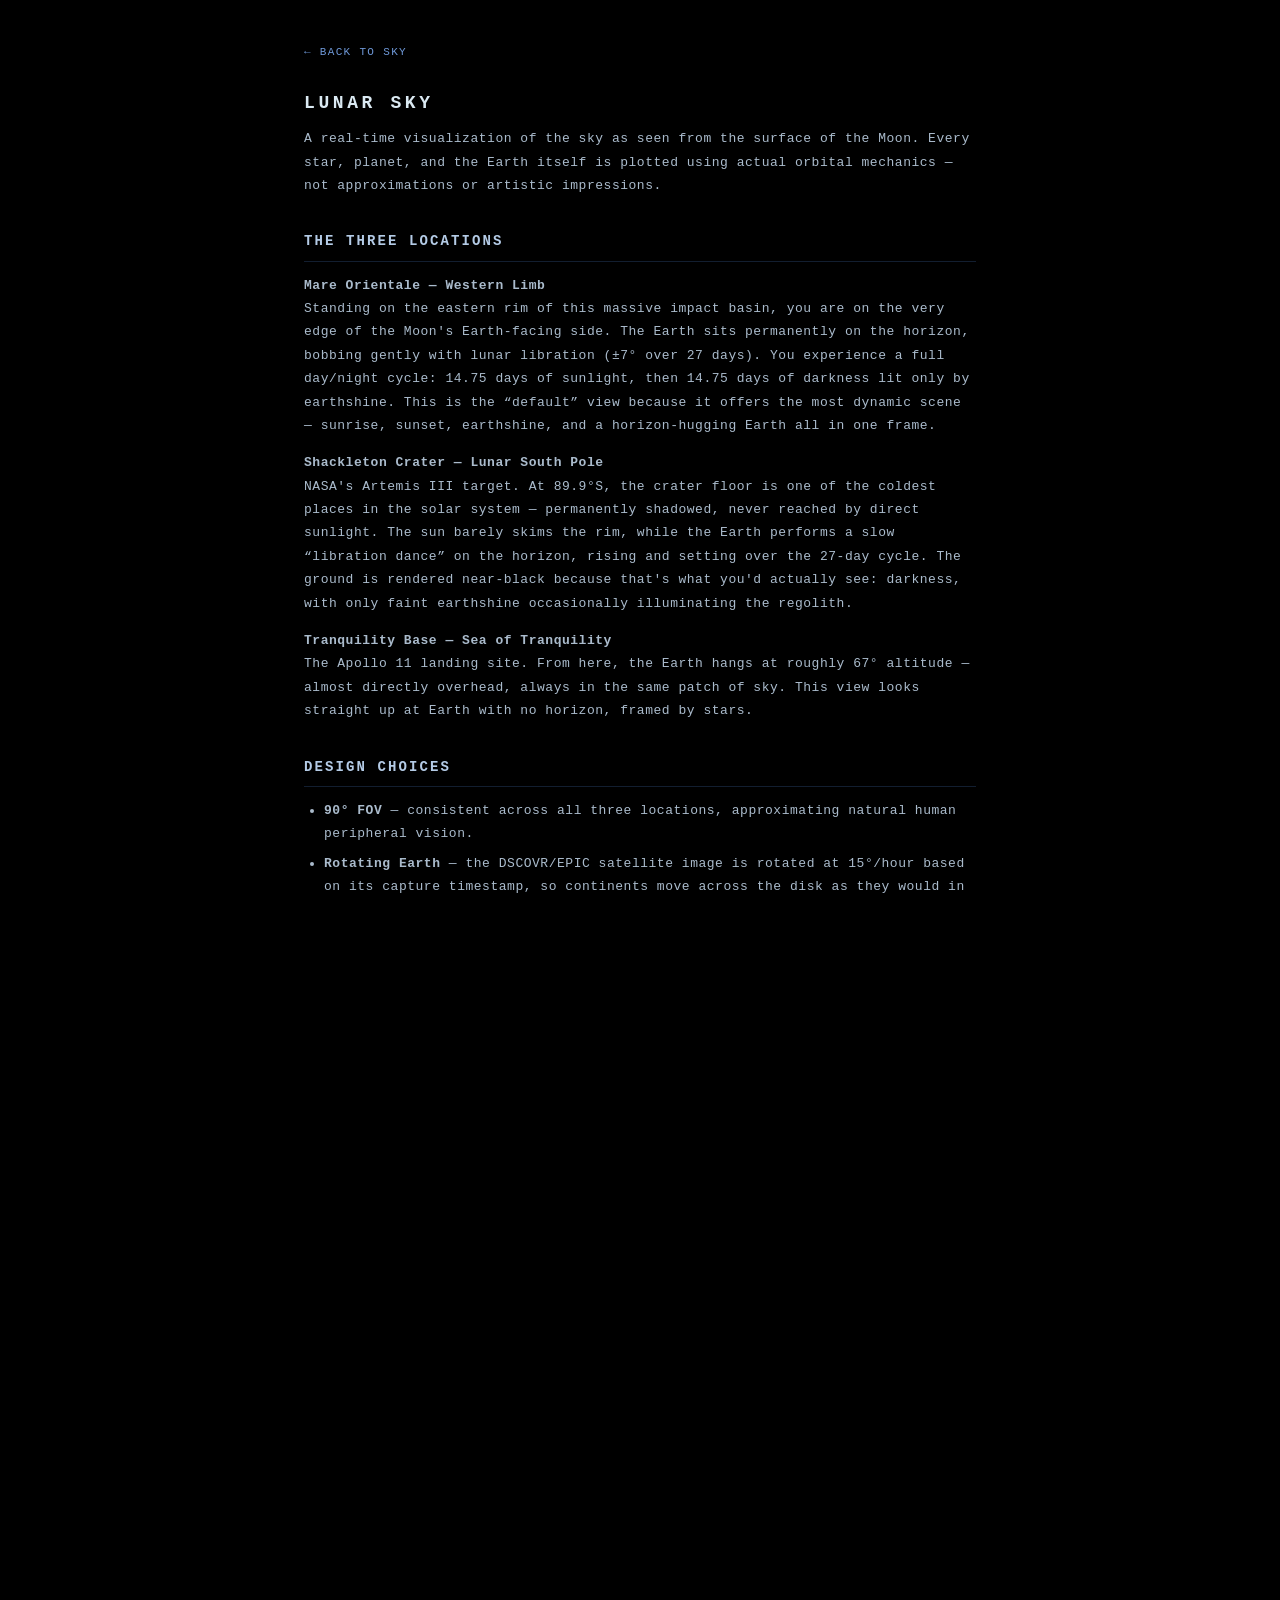
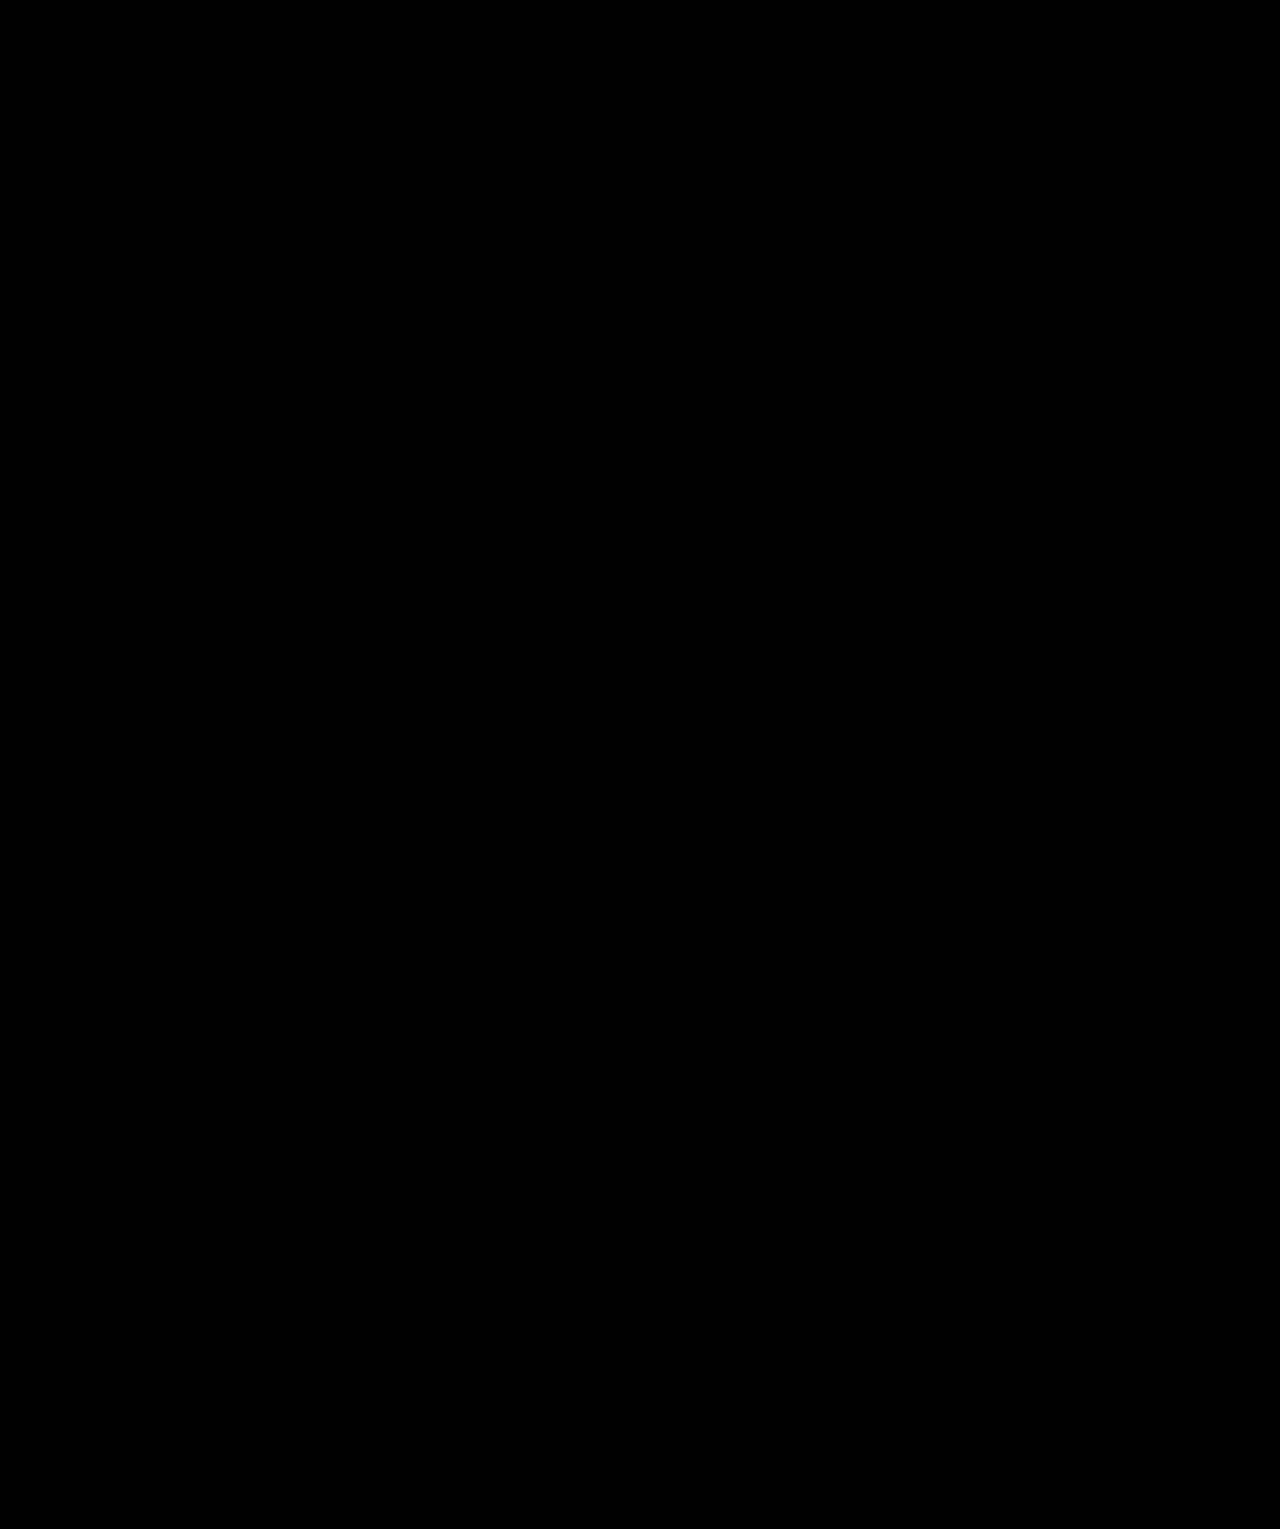
<file: templates/about.html>
<!DOCTYPE html>
<html lang="en">
<head>
<meta charset="UTF-8">
<meta name="viewport" content="width=device-width, initial-scale=1.0">
<title>About &mdash; Lunar Sky</title>
<link rel="icon" type="image/png" href="/static/favicon.png">
<link rel="stylesheet" href="/static/css/style.css">
</head>
<body style="background:#000;overflow-y:auto">

<div class="about-page">
<a href="/" class="about-back">&larr; BACK TO SKY</a>

<h1>LUNAR SKY</h1>
<p>A real-time visualization of the sky as seen from the surface of the Moon. Every star, planet, and the Earth itself is plotted using actual orbital mechanics &mdash; not approximations or artistic impressions.</p>

<h2>THE THREE LOCATIONS</h2>

<p><strong>Mare Orientale &mdash; Western Limb</strong><br>
Standing on the eastern rim of this massive impact basin, you are on the very edge of the Moon's Earth-facing side. The Earth sits permanently on the horizon, bobbing gently with lunar libration (&plusmn;7&deg; over 27 days). You experience a full day/night cycle: 14.75 days of sunlight, then 14.75 days of darkness lit only by earthshine. This is the &ldquo;default&rdquo; view because it offers the most dynamic scene &mdash; sunrise, sunset, earthshine, and a horizon-hugging Earth all in one frame.</p>

<p><strong>Shackleton Crater &mdash; Lunar South Pole</strong><br>
NASA's Artemis III target. At 89.9&deg;S, the crater floor is one of the coldest places in the solar system &mdash; permanently shadowed, never reached by direct sunlight. The sun barely skims the rim, while the Earth performs a slow &ldquo;libration dance&rdquo; on the horizon, rising and setting over the 27-day cycle. The ground is rendered near-black because that's what you'd actually see: darkness, with only faint earthshine occasionally illuminating the regolith.</p>

<p><strong>Tranquility Base &mdash; Sea of Tranquility</strong><br>
The Apollo 11 landing site. From here, the Earth hangs at roughly 67&deg; altitude &mdash; almost directly overhead, always in the same patch of sky. This view looks straight up at Earth with no horizon, framed by stars.</p>

<h2>DESIGN CHOICES</h2>

<ul>
<li><strong>90&deg; FOV</strong> &mdash; consistent across all three locations, approximating natural human peripheral vision.</li>
<li><strong>Rotating Earth</strong> &mdash; the DSCOVR/EPIC satellite image is rotated at 15&deg;/hour based on its capture timestamp, so continents move across the disk as they would in reality.</li>
<li><strong>No atmospheric scattering</strong> &mdash; the Moon has no atmosphere. Stars don't twinkle, they appear as steady points. There is no blue sky gradient, no horizon glow. Stars are visible during lunar day (the sun doesn't wash them out in a vacuum).</li>
<li><strong>Permanent shadow at Shackleton</strong> &mdash; the crater floor never sees direct sunlight. The panorama is darkened to near-black, with subtle blue earthshine glow when the Earth is above the horizon.</li>
<li><strong>Phase terminator</strong> &mdash; the day/night line on Earth is computed from the Moon's synodic phase, matching what you'd actually see from the lunar surface.</li>
<li><strong>Earth angular size</strong> &mdash; 1.9&deg; apparent diameter (3.7&times; our Moon as seen from Earth), rendered at 1.6&times; true scale for readability at screen resolutions.</li>
<li><strong>Pan &amp; zoom</strong> &mdash; drag to explore the sky, scroll or pinch to zoom (15&deg;&ndash;120&deg; FOV). Double-click or press Escape to snap back to the default Earth-facing view.</li>
<li><strong>Star magnitude limit</strong> &mdash; 6.0 (5,070 stars). On the airless Moon there is no atmosphere to scatter light or set a practical naked-eye limit; magnitude 6.0 represents a conservative lower bound for naked-eye visibility in a truly dark sky.</li>
</ul>

<h2>DATA SOURCES &amp; ATTRIBUTIONS</h2>

<ul>
<li><strong>VSOP87</strong> &mdash; primary planetary position engine (Sun, Mercury through Neptune), running client-side in JavaScript. Bretagnon &amp; Francou, 1988.</li>
<li><strong>JPL Horizons</strong> &mdash; server-side refinement for bright planets, cached and served via API every 10 minutes. NASA Jet Propulsion Laboratory.</li>
<li><strong>IAU Lunar Coordinates</strong> &mdash; selenographic observer positions, lunar local sidereal time.</li>
<li><strong>DSCOVR/EPIC</strong> &mdash; real Earth photographs from NASA's Deep Space Climate Observatory at the Sun-Earth L1 point, updated every ~2 hours. NASA/NOAA.</li>
<li><strong>HYG Database v4.1</strong> &mdash; 5,070 stars to magnitude 6.0, with J2000 equatorial coordinates and B-V color indices for accurate star colors. Compiled by David Nash from Hipparcos, Yale Bright Star Catalog, and Gliese/Jahrei&szlig; catalogs. <a href="https://github.com/astronexus/HYG-Database">astronexus/HYG-Database</a>.</li>
<li><strong>Milky Way panorama</strong> &mdash; ESO/S. Brunier, 360&deg; equirectangular panorama (<a href="https://www.eso.org/public/images/eso0932a/">eso0932a</a>), 4096&times;2048, CC BY 4.0. Projected from equatorial coordinates onto the lunar sky using per-pixel inverse projection.</li>
<li><strong>Lunar surface panorama</strong> &mdash; Apollo 11 photograph (NASA/Buzz Aldrin), used as horizon texture. See note below.</li>
<li><strong>NASA DUST (planned)</strong> &mdash; Digital Lunar Exploration Sites Unreal Simulation Tool, v1.9.3, NASA Case No. MSC-27522-1. Johnson Space Center. To be used to render terrain-accurate surface panoramas from LRO LOLA digital elevation model data. Received under NASA Software Usage Agreement (General Public Release).</li>
<li><strong>LRO LOLA DEM</strong> &mdash; Lunar Reconnaissance Orbiter Lunar Orbiter Laser Altimeter digital elevation model. NASA Goddard PGDA, <a href="https://pgda.gsfc.nasa.gov/products/view/66">pgda.gsfc.nasa.gov</a>. Underlies both DUST terrain and planned Blender renders for Orientale and Tranquility.</li>
</ul>

<h2>LUNAR SURFACE PANORAMA</h2>

<p>The horizon panorama currently used at all locations is a photograph taken by Buzz Aldrin during the Apollo 11 mission at the Sea of Tranquility. It does not represent the actual surface at Shackleton Crater or Mare Orientale &mdash; no boots-on-the-ground photography exists for those locations. At Shackleton, the panorama is darkened to near-black to reflect the permanent shadow of the crater floor. At Mare Orientale, it cycles between lit and dark with the 29.5-day lunar day.</p>

<p>Location-accurate terrain panoramas are planned using NASA DUST (Shackleton) and LRO LOLA elevation data rendered in Blender (Orientale, Tranquility), once those assets are prepared.</p>

<h2>WHAT'S REAL, WHAT'S NOT</h2>

<ul>
<li><strong>Real:</strong> Star positions, planet positions, Earth phase, Earth altitude/azimuth, sunrise/sunset timing, libration effects, earthshine brightness, Milky Way position and orientation</li>
<li><strong>Approximate:</strong> Earth rotation (15&deg;/hr from EPIC capture time), libration amplitude</li>
<li><strong>Artistic license:</strong> Earth rendered at 1.6&times; true angular size, star glow halos</li>
<li><strong>Placeholder:</strong> Lunar surface panorama (Apollo 11 photo used for all three locations)</li>
</ul>

<h2>TECHNICAL NOTES</h2>

<p>Everything runs in the browser via HTML5 Canvas. The server (Flask on GCP e2-micro) only provides cached Horizons data and EPIC Earth images. No WebGL, no Three.js &mdash; just 2D canvas and math.</p>

<p>The lunar local sidereal time computation accounts for the Moon's synchronous rotation, converting Earth-centric RA/Dec coordinates into selenographic alt/azimuth. Earth's position is computed directly from selenographic geometry rather than the inverse-Moon approach, which is more accurate for limb and polar observers.</p>

<p>The Milky Way is rendered via per-pixel inverse projection: each screen pixel is reverse-projected to alt/az, converted to equatorial RA/Dec, then sampled from the ESO equirectangular panorama with bilinear interpolation. This ensures the galactic plane aligns correctly with the star catalog at all times and locations.</p>

</div>
</body>
</html>
</file>
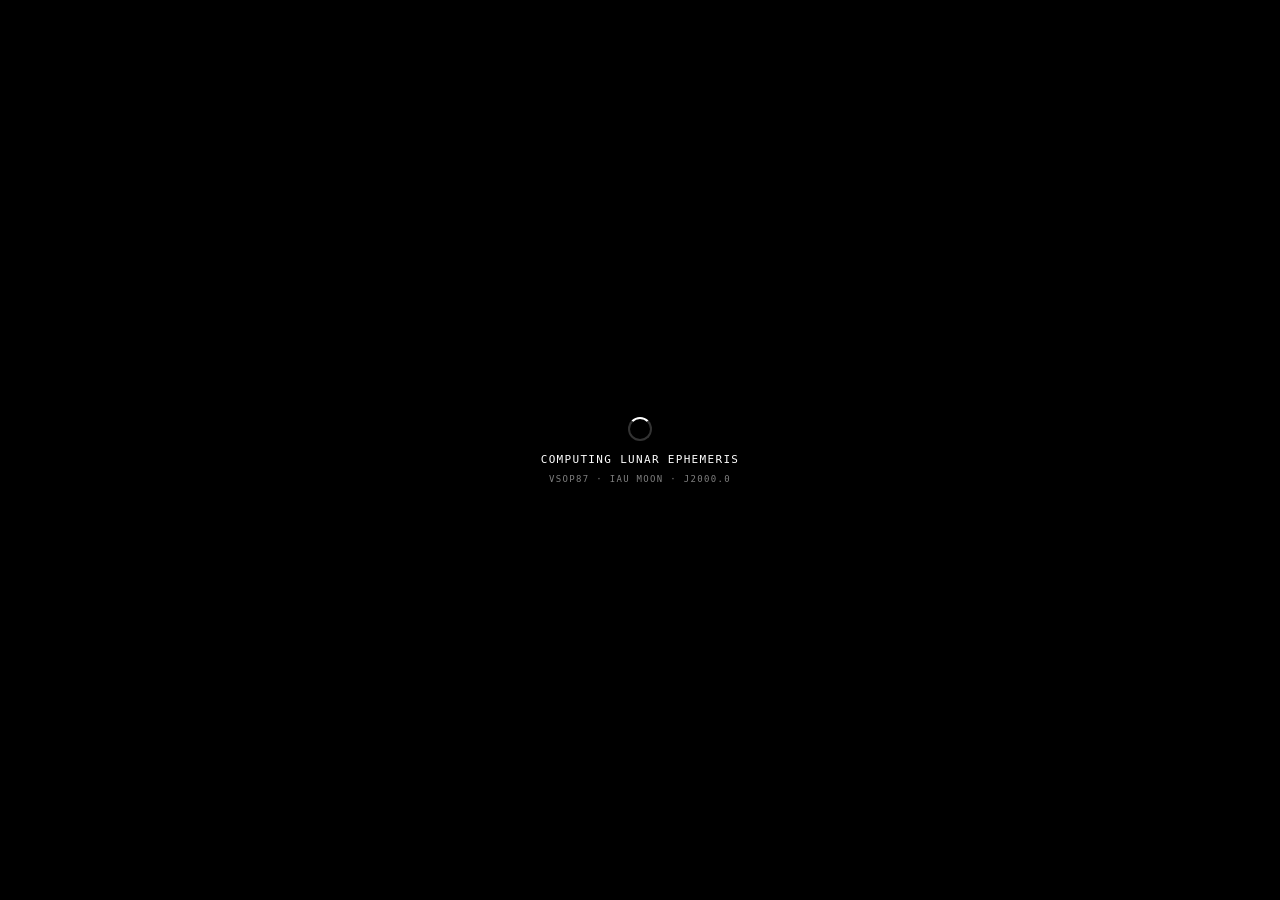
<file: templates/screensaver.html>
<!DOCTYPE html>
<html lang="en">
<head>
<meta charset="UTF-8">
<meta name="viewport" content="width=device-width, initial-scale=1.0, user-scalable=no">
<title>Lunar Sky</title>
<link rel="icon" type="image/png" href="/static/favicon.png">
<style>
* { margin: 0; padding: 0; box-sizing: border-box; }
html, body { width: 100%; height: 100%; background: #000; overflow: hidden; cursor: none; }
#c { display: block; width: 100vw; height: 100vh; }
#ov {
  position: fixed; inset: 0; display: flex; flex-direction: column;
  align-items: center; justify-content: center; gap: 8px;
  color: #fff; font-family: monospace; font-size: 11px; letter-spacing: .12em;
  background: #000; z-index: 10; pointer-events: none;
}
#ov .spin {
  width: 24px; height: 24px; border: 2px solid #333;
  border-top-color: #fff; border-radius: 50%;
  animation: sp .8s linear infinite; margin-bottom: 4px;
}
@keyframes sp { to { transform: rotate(360deg); } }
</style>
</head>
<body>

<div id="ov">
  <div class="spin"></div>
  <div>COMPUTING LUNAR EPHEMERIS</div>
  <div style="font-size:9px;opacity:.5">VSOP87 &middot; IAU MOON &middot; J2000.0</div>
</div>

<canvas id="c"></canvas>

<script src="/static/js/constants.js"></script>
<script src="/static/js/ephemeris.js"></script>
<script src="/static/js/stars.js"></script>
<script src="/static/js/milkyway.js"></script>
<script src="/static/js/events.js"></script>
<script src="/static/js/renderer.js"></script>
<script src="/static/js/ui.js"></script>
<script src="/static/js/main.js"></script>
</body>
</html>
</file>
<file: static/css/style.css>
*{margin:0;padding:0;box-sizing:border-box}
html,body{width:100%;height:100%;background:#000;overflow:hidden}
canvas{display:block;width:100%;height:100%;cursor:grab}
canvas:active{cursor:grabbing}

#hud{
  position:fixed;bottom:0;left:0;right:0;
  padding:16px 26px 22px;
  background:linear-gradient(0deg,rgba(0,0,0,.78) 0%,transparent 100%);
  display:flex;justify-content:space-between;align-items:flex-end;
  pointer-events:none;font-family:'Courier New',monospace;
  font-size:11px;letter-spacing:.11em;color:rgba(200,220,240,.75);z-index:10;
}
.hc{display:flex;flex-direction:column;gap:3px}
.hc.r{align-items:flex-end;text-align:right}
.bright{color:rgba(230,240,255,.95)}
.dim{color:rgba(150,175,200,.55);font-size:9px}

#tooltip{
  position:fixed;pointer-events:none;z-index:20;
  background:rgba(2,4,10,.92);border:1px solid rgba(60,100,160,.5);
  padding:8px 13px;font-family:'Courier New',monospace;font-size:11px;
  letter-spacing:.09em;color:rgba(210,225,250,.95);display:none;line-height:1.7;
}
.ttn{font-size:13px;color:rgba(230,245,255,1);margin-bottom:1px}

#ov{
  position:fixed;inset:0;z-index:50;background:#000;
  display:flex;align-items:center;justify-content:center;
  flex-direction:column;gap:14px;font-family:'Courier New',monospace;
  font-size:11px;letter-spacing:.28em;color:rgba(140,180,230,.85);
  transition:opacity 1.5s;
}
.spin{width:32px;height:32px;border:1px solid rgba(40,80,130,.4);border-top-color:rgba(100,160,220,.8);border-radius:50%;animation:sp 1.2s linear infinite}
@keyframes sp{to{transform:rotate(360deg)}}

#mission-badge{
  position:fixed;top:50px;left:50%;transform:translateX(-50%);
  font-family:'Courier New',monospace;font-size:9px;letter-spacing:.22em;
  color:rgba(165,195,235,.7);pointer-events:none;z-index:10;
  text-align:center;line-height:1.6;white-space:nowrap;
}

/* ── Top controls container ──────────────────────────────────────────────── */
#top-controls{
  position:fixed;top:16px;left:16px;z-index:10;
  display:flex;gap:4px;
}
.top-btn{
  background:rgba(2,4,10,.8);border:1px solid rgba(60,100,160,.5);
  color:rgba(180,215,250,.9);font-family:'Courier New',monospace;
  font-size:10px;letter-spacing:.11em;padding:5px 9px;
  cursor:pointer;outline:none;transition:border-color .2s,color .2s;
}
.top-btn:hover{border-color:rgba(100,160,240,.7);color:rgba(220,240,255,1)}
.top-btn.off{color:rgba(100,130,170,.6);border-color:rgba(50,80,120,.4)}

#fsBtn{display:flex;align-items:center;gap:6px}
#fsBtn svg{width:12px;height:12px;fill:currentColor}

/* ── Location selector ──────────────────────────────────────────────────── */
#loc-selector{
  position:fixed;top:16px;left:50%;transform:translateX(-50%);
  z-index:10;display:flex;gap:2px;
}
.loc-btn{
  background:rgba(2,4,10,.8);border:1px solid rgba(60,100,160,.4);
  color:rgba(165,195,235,.7);font-family:'Courier New',monospace;
  font-size:9px;letter-spacing:.12em;padding:5px 10px;
  text-decoration:none;transition:all .2s;cursor:pointer;
}
.loc-btn:hover{border-color:rgba(100,160,240,.7);color:rgba(220,240,255,1)}
.loc-btn.active{border-color:rgba(100,160,240,.8);color:rgba(235,245,255,.98);background:rgba(20,40,80,.6)}

/* ── About link (upper right, desktop) ───────────────────────────────────── */
#about-link{
  position:fixed;top:20px;right:16px;
  z-index:10;font-family:'Courier New',monospace;font-size:9px;
  letter-spacing:.12em;color:rgba(140,175,220,.6);text-decoration:none;
  transition:color .2s;
}
#about-link:hover{color:rgba(200,225,255,.9)}

/* ── Events panel ────────────────────────────────────────────────────────── */
#events-panel{
  position:fixed;right:16px;top:50%;transform:translateY(-50%);
  z-index:10;background:rgba(2,4,10,.82);
  border:1px solid rgba(60,100,160,.4);
  padding:14px 16px;font-family:'Courier New',monospace;
  font-size:10px;letter-spacing:.10em;color:rgba(190,210,240,.8);
  line-height:1.85;min-width:210px;pointer-events:none;
  transition:opacity .3s, transform .3s;
}
#events-panel.hidden{opacity:0;pointer-events:none;transform:translateY(-50%) translateX(20px)}
#events-panel .ep-title{
  color:rgba(230,240,255,.95);font-size:9px;letter-spacing:.22em;
  margin-bottom:8px;border-bottom:1px solid rgba(60,100,160,.3);
  padding-bottom:5px;
}
#events-panel .ep-val{color:rgba(240,248,255,.98)}
#events-panel .ep-soon{color:rgba(255,225,110,.95)}
#events-panel .ep-dim{color:rgba(130,160,200,.6);font-size:9px}
#events-panel .ep-sep{border-top:1px solid rgba(60,100,160,.2);margin:6px 0}

/* ── Hamburger button (mobile only) ──────────────────────────────────────── */
#hamburger{
  display:none;position:fixed;top:12px;right:12px;z-index:30;
  background:rgba(2,4,10,.85);border:1px solid rgba(60,100,160,.5);
  color:rgba(180,215,250,.9);cursor:pointer;padding:8px;
  width:40px;height:40px;
}
#hamburger svg{width:24px;height:24px;fill:currentColor}

/* ── Mobile menu (hidden by default) ─────────────────────────────────────── */
#mobile-menu{
  display:none;position:fixed;top:0;right:0;z-index:25;
  background:rgba(2,4,10,.95);border-left:1px solid rgba(60,100,160,.3);
  padding:60px 20px 30px;min-width:180px;
  font-family:'Courier New',monospace;
  transform:translateX(100%);transition:transform .25s ease;
}
#mobile-menu.open{transform:translateX(0)}
.mm-section{display:flex;flex-direction:column;gap:6px;margin-bottom:16px}
.mm-btn{
  display:block;background:none;border:1px solid rgba(60,100,160,.35);
  color:rgba(180,215,250,.85);font-family:'Courier New',monospace;
  font-size:10px;letter-spacing:.12em;padding:8px 14px;
  text-decoration:none;text-align:left;cursor:pointer;
  transition:all .2s;
}
.mm-btn:hover{border-color:rgba(100,160,240,.7);color:rgba(220,240,255,1)}
.mm-btn.active{border-color:rgba(100,160,240,.8);color:rgba(235,245,255,.98);background:rgba(20,40,80,.5)}

/* ── Mobile / small screen ───────────────────────────────────────────────── */
@media (max-width: 700px) {
  /* Hide desktop controls, show hamburger */
  #top-controls,#loc-selector,#about-link{display:none !important}
  #hamburger{display:block}
  #mobile-menu{display:block}

  /* Mission badge: smaller, no nowrap */
  #mission-badge{top:14px;font-size:7px;white-space:normal;max-width:70vw;left:12px;transform:none}

  /* Events panel: top of screen, full width, compact */
  #events-panel{
    right:0;left:0;top:50px;bottom:auto;
    transform:none;font-size:9px;min-width:auto;
    padding:10px 14px;border:none;border-bottom:1px solid rgba(60,100,160,.3);
    max-height:35vh;overflow-y:auto;
  }
  #events-panel.hidden{opacity:0;pointer-events:none;transform:translateY(-100%)}

  /* HUD above events panel */
  #hud{font-size:9px;padding:8px 12px 10px;bottom:0}

  /* Tooltip: smaller on mobile */
  #tooltip{font-size:9px;max-width:60vw}
}

/* ── About page styles ───────────────────────────────────────────────────── */
.about-page{
  max-width:720px;margin:0 auto;padding:40px 24px 60px;
  font-family:'Courier New',monospace;color:rgba(200,220,240,.85);
  line-height:1.8;font-size:13px;letter-spacing:.04em;
}
.about-page h1{
  font-size:18px;color:rgba(230,245,255,.95);letter-spacing:.2em;
  margin-bottom:8px;
}
.about-page h2{
  font-size:14px;color:rgba(200,225,255,.9);letter-spacing:.15em;
  margin:32px 0 12px;border-bottom:1px solid rgba(60,100,160,.3);
  padding-bottom:6px;
}
.about-page p{margin-bottom:14px}
.about-page a{color:rgba(130,180,255,.85);text-decoration:none}
.about-page a:hover{color:rgba(180,210,255,1);text-decoration:underline}
.about-page ul{margin:8px 0 14px 20px}
.about-page li{margin-bottom:6px}
.about-page .dim{color:rgba(130,160,200,.55);font-size:11px}
.about-back{
  display:inline-block;margin-bottom:24px;color:rgba(130,180,255,.8);
  text-decoration:none;font-size:11px;letter-spacing:.12em;
}
.about-back:hover{color:rgba(200,225,255,1)}
</file>
